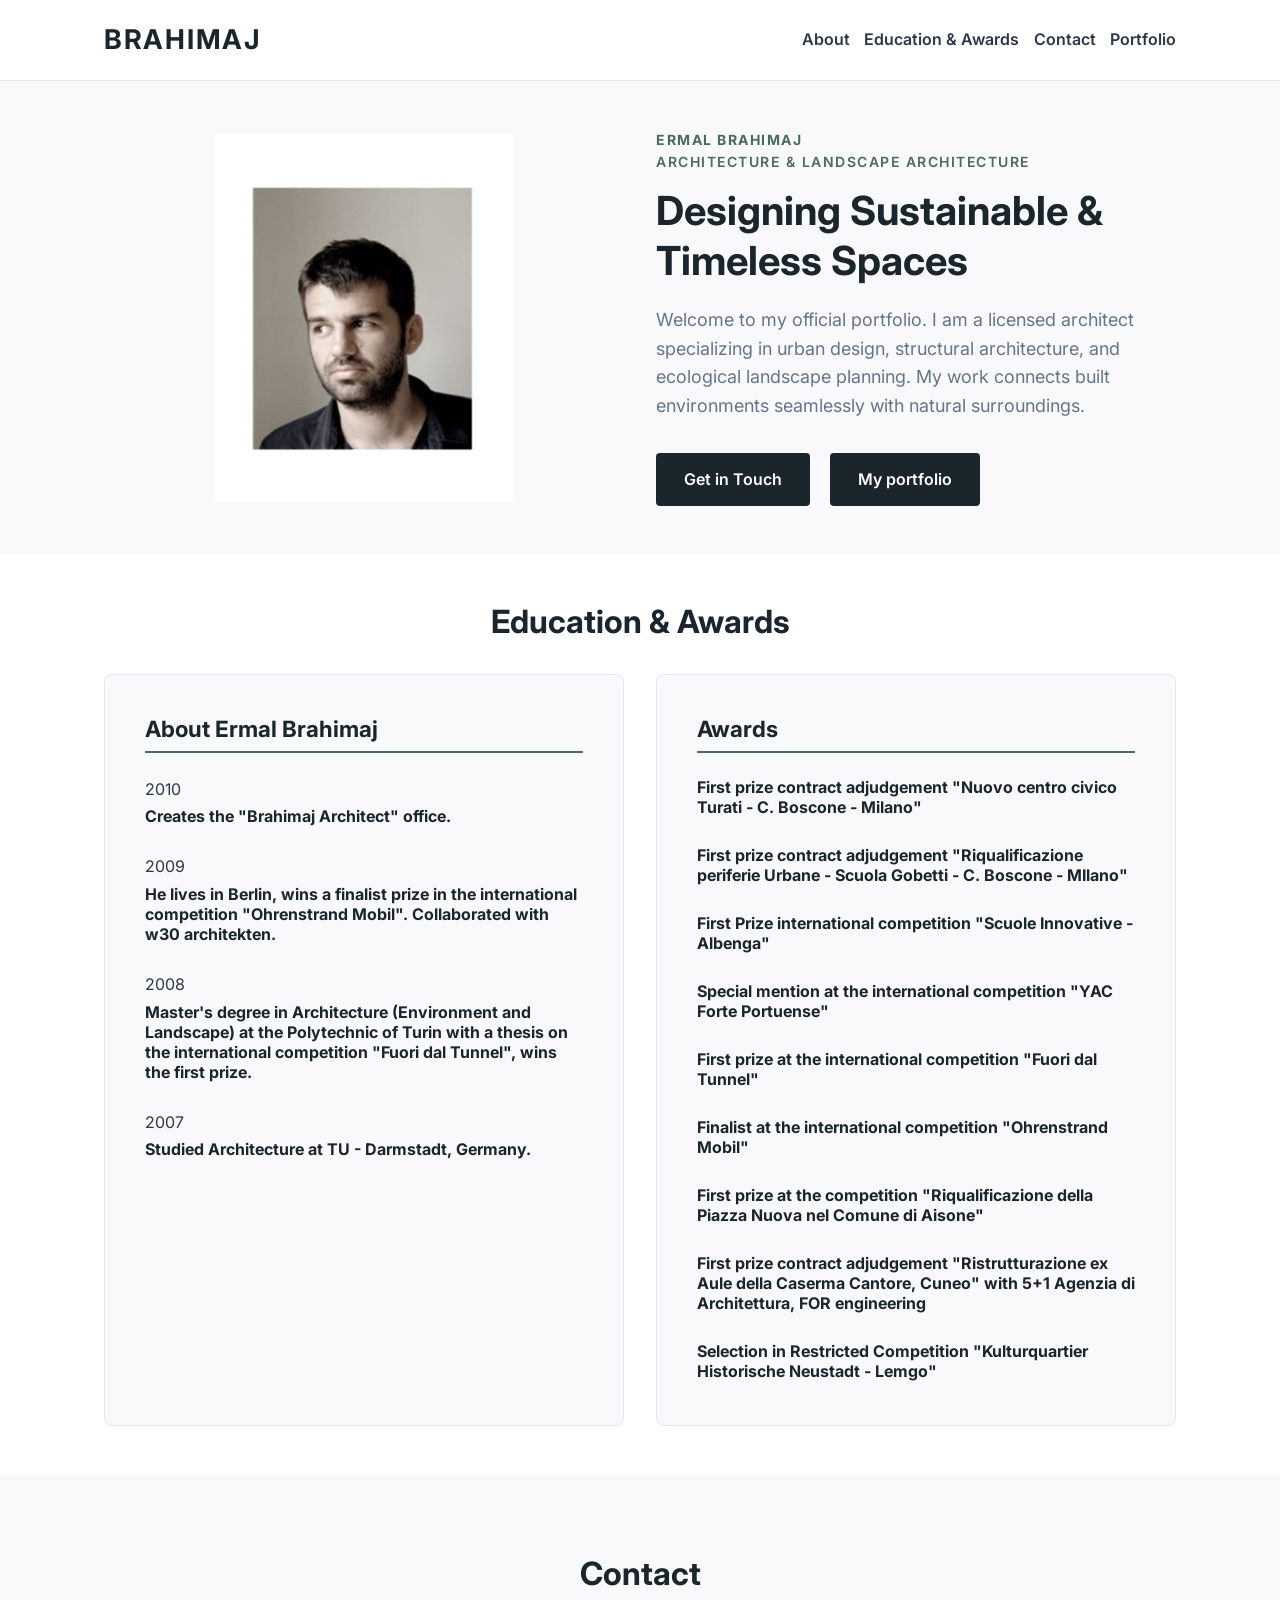
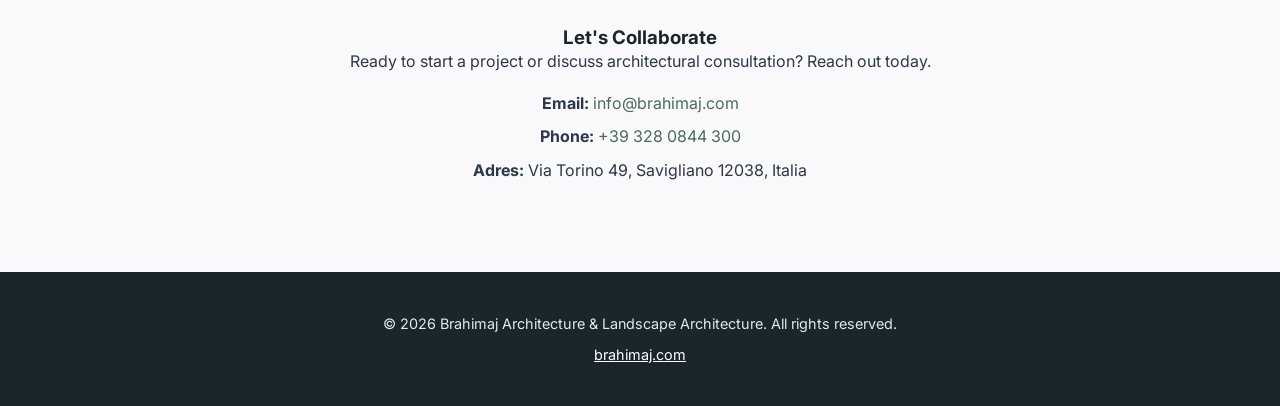
<file: index.html>
<!DOCTYPE html>
<html lang="en">
<head>
  <meta charset="UTF-8">
  <meta name="viewport" content="width=device-width, initial-scale=1.0">
  <title>Brahimaj | Architecture & Landscape Architecture</title>
  <meta name="description" content="Portfolio of Brahimaj - Professional Architect & Landscape Architect. Discover awards, educational background, and architectural expertise.">
  <link rel="canonical" href="https://brahimaj.com/">
  <meta property="og:title" content="Brahimaj | Architecture & Landscape Architecture">
  <meta property="og:description" content="Explore the architectural and landscape design portfolio of Brahimaj.">
  <meta property="og:type" content="website">
  <meta property="og:url" content="https://brahimaj.com/">
  <meta property="og:image" content="profile.jpg">
  <link rel="icon" type="image/svg+xml" href="favicon.svg">
  <link rel="icon" type="image/png" sizes="32x32" href="favicon.png">
  <link rel="icon" type="image/svg+xml" href="favicon.svg">
  <link rel="preconnect" href="https://fonts.googleapis.com">
  <link rel="preconnect" href="https://fonts.gstatic.com" crossorigin>
  <link href="https://fonts.googleapis.com/css2?family=Inter:wght@300;400;600;700&display=swap" rel="stylesheet">
  <link rel="stylesheet" href="style.css">
</head>
<body>

  <a href="#main-content" class="skip-link">Skip to main content</a>

  <header class="header">
    <div class="container nav-container">
      <a href="https://brahimaj.com/" class="logo" aria-label="Brahimaj Architecture Homepage">BRAHIMAJ</a>
      <nav aria-label="Main Navigation">
        <ul class="nav-list">
          <li><a href="#about" class="nav-link">About</a></li>
          <li><a href="#qualifications" class="nav-link">Education & Awards</a></li>
          <li><a href="#contact" class="nav-link">Contact</a></li>
          <li><a href="portfolio.html" class="nav-link">Portfolio</a></li>
        </ul>
      </nav>
    </div>
  </header>
  
  <main id="main-content">

    <section id="about" class="hero-section" aria-labelledby="hero-title">
      <div class="container hero-grid">
        <div class="hero-image-wrapper">
          <img src="brahimaj.png" 
               alt="Architectural photo of Brahimaj, Lead Architect" 
               class="profile-img">
        </div>
        <div class="hero-text">
          <span class="subtitle"><strong>Ermal Brahimaj</strong></br> Architecture & Landscape Architecture</span>
          <h1 id="hero-title">Designing Sustainable & Timeless Spaces</h1>
          <p class="bio">
            Welcome to my official portfolio. I am a licensed architect specializing in urban design, structural architecture, and ecological landscape planning. My work connects built environments seamlessly with natural surroundings.
          </p>
          <a href="#contact" class="btn btn-primary">Get in Touch</a>
          <a href="/portfolio" class="btn btn-primary">My portfolio</a>
        </div>
      </div>
    </section>

    <section id="qualifications" class="qualifications-section" aria-labelledby="qualifications-title">
      <div class="container">
        <h2 id="qualifications-title" class="section-title">Education & Awards</h2>
        
        <div class="qualifications-grid">
          
          <article class="card">
            <h3>About Ermal Brahimaj</h3>
            <ul class="timeline-list">
              <li class="timeline-item">
                <span class="year">2010</span>
                <h4>Creates the "Brahimaj Architect" office.</h4>
              </li>
              <li class="timeline-item">
                <span class="year">2009</span>
                <h4>He lives in Berlin, wins a finalist prize in the international competition "Ohrenstrand Mobil". Collaborated with w30 architekten.</h4>
              </li>
              <li class="timeline-item">
                <span class="year">2008</span>
                <h4>Master's degree in Architecture (Environment and Landscape) at the Polytechnic of Turin with a thesis on the international competition "Fuori dal Tunnel", wins the first prize.</h4>
              </li>
              <li class="timeline-item">
                <span class="year">2007</span>
                <h4>Studied Architecture at TU - Darmstadt, Germany.</h4>
              </li>
            </ul>
          </article>

          <article class="card">
            <h3>Awards</h3>
            <ul class="timeline-list">
              <li class="timeline-item">
                <h4>First prize contract adjudgement "Nuovo centro civico Turati - C. Boscone - Milano"</h4>
              </li>
              <li class="timeline-item">
                <h4>First prize contract adjudgement "Riqualificazione periferie Urbane - Scuola Gobetti - C. Boscone - MIlano"</h4>
              </li>
              <li class="timeline-item">
                <h4>First Prize international competition "Scuole Innovative - Albenga"</h4>
              </li>
              <li class="timeline-item">
                <h4>Special mention at the international competition "YAC Forte Portuense"</h4>
              </li>
              <li class="timeline-item">
                <h4>First prize at the international competition "Fuori dal Tunnel"</h4>
              </li>
              <li class="timeline-item">
                <h4>Finalist at the international competition "Ohrenstrand Mobil"</h4>
              </li>
              <li class="timeline-item">
                <h4>First prize at the competition "Riqualificazione della Piazza Nuova nel Comune di Aisone"</h4>
              </li>
              <li class="timeline-item">
                <h4>First prize contract adjudgement "Ristrutturazione ex Aule della Caserma Cantore, Cuneo" with 5+1 Agenzia di Architettura, FOR engineering</h4>
              </li>
              <li class="timeline-item">
                <h4>Selection in Restricted Competition "Kulturquartier Historische Neustadt - Lemgo"</h4>
              </li>
            </ul>
          </article>

        </div>
      </div>
    </section>

    <section id="contact" class="contact-section" aria-labelledby="contact-title">
      <div class="container">
        <h2 id="contact-title" class="section-title">Contact</h2>
          <div class="contact-info">
            <h3>Let's Collaborate</h3>
            <p>Ready to start a project or discuss architectural consultation? Reach out today.</p>
            <ul class="info-list">
              <li><strong>Email:</strong> <a href="mailto:info@brahimaj.com">info@brahimaj.com</a></li>
              <li><strong>Phone:</strong> <a href="tel:+39 328 0844 300">+39 328 0844 300</a></li>
              <li><strong>Adres:</strong> Via Torino 49, Savigliano 12038, Italia</li>
            </ul>
          </div>
      </div>
    </section>

  </main>

  <footer class="footer">
    <div class="container footer-content">
      <p>&copy; 2026 Brahimaj Architecture & Landscape Architecture. All rights reserved.</p>
      <p><a href="https://brahimaj.com/" class="footer-link">brahimaj.com</a></p>
    </div>
  </footer>

</body>
</html>
</file>
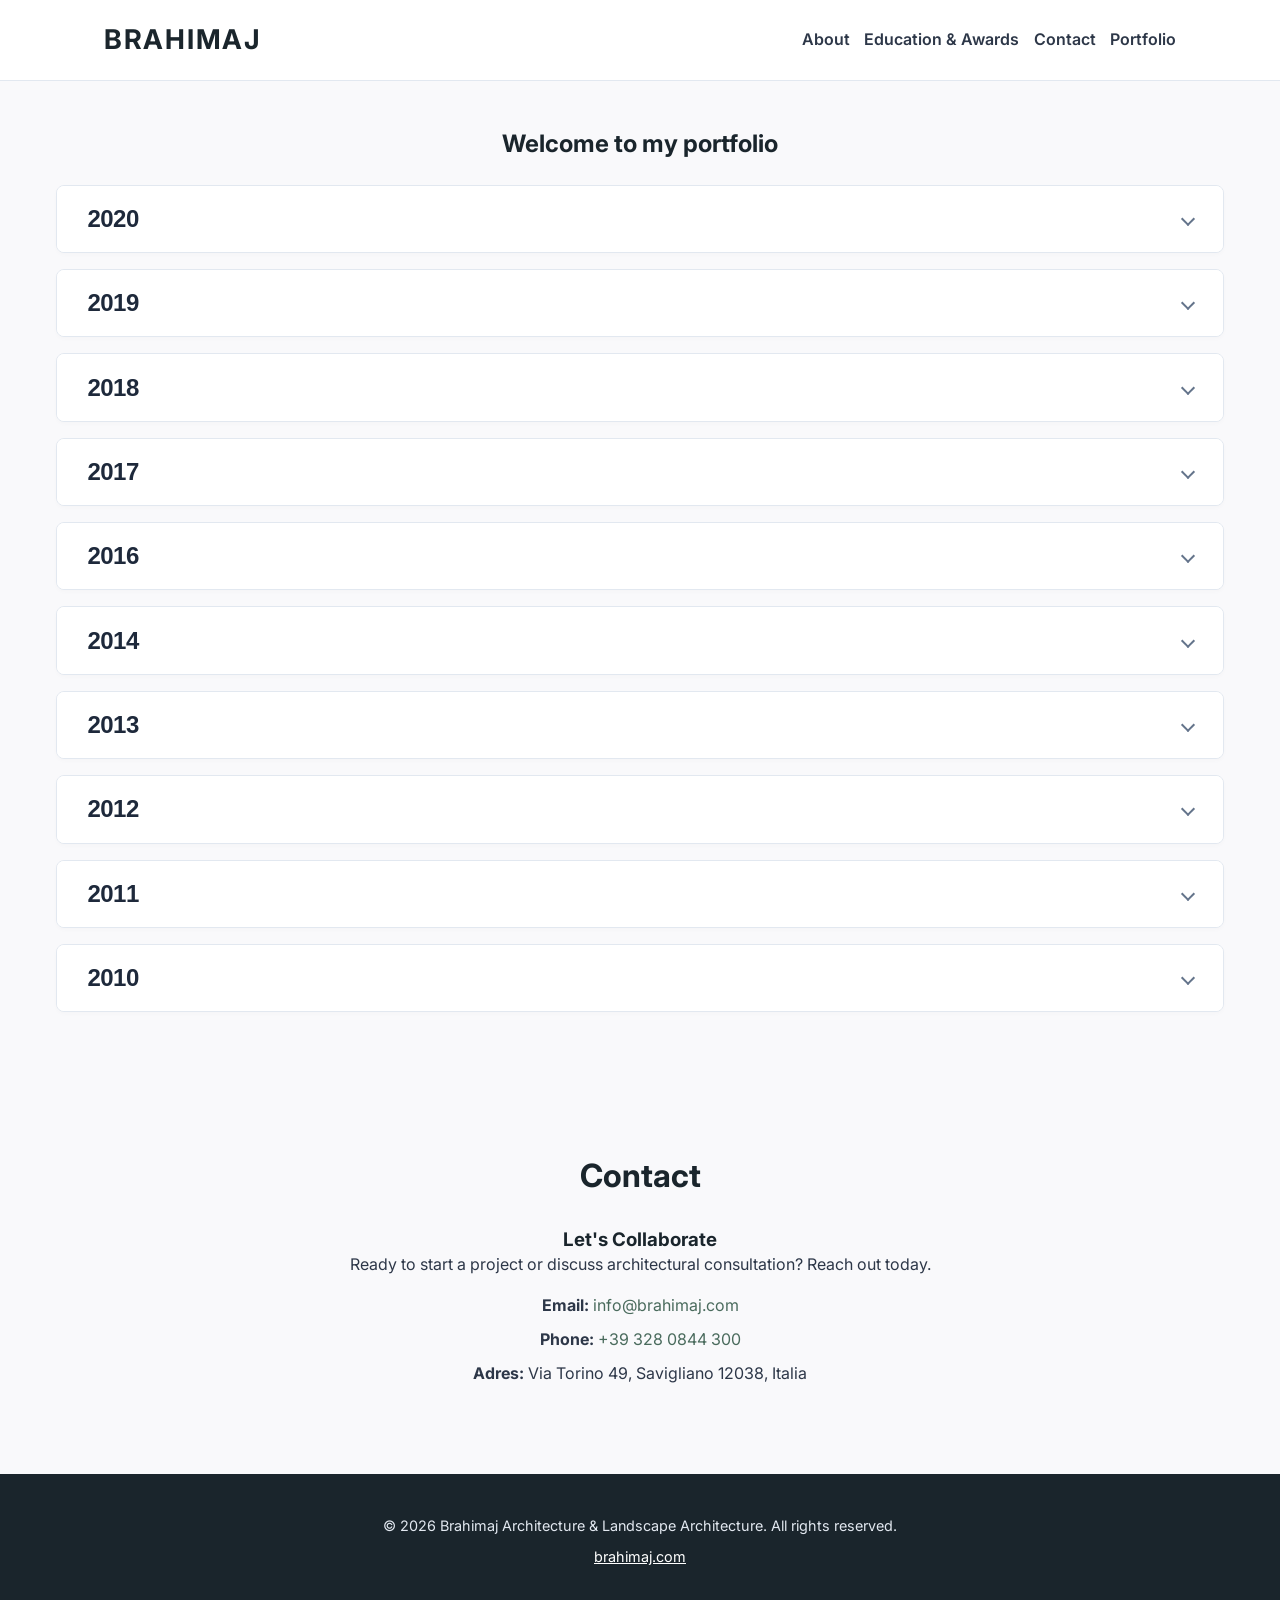
<file: portfolio.html>
<!DOCTYPE html>
<html lang="en">
<head>
  <meta charset="UTF-8">
  <meta name="viewport" content="width=device-width, initial-scale=1.0">
  <title>Brahimaj | Architecture & Landscape Architecture</title>
  <meta name="description" content="Portfolio of Brahimaj - Professional Architect & Landscape Architect. Discover awards, educational background, and architectural expertise.">
  <link rel="canonical" href="https://brahimaj.com/">
  <meta property="og:title" content="Brahimaj | Architecture & Landscape Architecture">
  <meta property="og:description" content="Explore the architectural and landscape design portfolio of Brahimaj.">
  <meta property="og:type" content="website">
  <meta property="og:url" content="https://brahimaj.com/">
  <meta property="og:image" content="profile.jpg">
  <link rel="icon" type="image/svg+xml" href="favicon.svg">
  <link rel="icon" type="image/png" sizes="32x32" href="favicon.png">
  <link rel="icon" type="image/svg+xml" href="favicon.svg">
  <link rel="preconnect" href="https://fonts.googleapis.com">
  <link rel="preconnect" href="https://fonts.gstatic.com" crossorigin>
  <link href="https://fonts.googleapis.com/css2?family=Inter:wght@300;400;600;700&display=swap" rel="stylesheet">
  <link rel="stylesheet" href="style.css">


</head>
<body>

  <a href="#main-content" class="skip-link">Skip to main content</a>

  <header class="header">
    <div class="container nav-container">
      <a href="https://brahimaj.com/" class="logo" aria-label="Brahimaj Architecture Homepage">BRAHIMAJ</a>
      <nav aria-label="Main Navigation">
        <ul class="nav-list">
          <li><a href="index.html#about" class="nav-link">About</a></li>
          <li><a href="index.html#qualifications" class="nav-link">Education & Awards</a></li>
          <li><a href="index.html#contact" class="nav-link">Contact</a></li>
          <li><a href="portfolio.html" class="nav-link">Portfolio</a></li>
        </ul>
      </nav>
    </div>
  </header>

<main id="main-content">
  <div class="timeline-container">
        <h2>Welcome to my portfolio</h2></br>
    <div class="accordion-item">
      <button class="accordion-header" aria-expanded="false" aria-controls="content-2020">
        <span class="year-label">2020</span>
        <span class="accordion-icon" aria-hidden="true"></span>
      </button>
      
      <div id="content-2020" class="accordion-content" hidden>
        
        <section class="project-group">
          <h4 class="project-title">Competition "POLO SCOLASTICO - BEVAGNA"</h4>
          <div class="gallery-grid">
            <div class="gallery-item"><img src="2001.jpg" alt="" loading="lazy"></div>
            <div class="gallery-item"><img src="2002.jpg" alt="" loading="lazy"></div>
            <div class="gallery-item"><img src="2003.jpg" alt="" loading="lazy"></div>
        </div>
            <p>Bevagna (Italia)</br>
            Project: Ermal Brahimaj </br>Consulenza: Elisa Rigoni, Romira Brahimaj</p>
        </section>

        <section class="project-group">
          <h4 class="project-title">Competition "POLO SCOLASTICO - PETRIOLO"</h4>
          <div class="gallery-grid">
            <div class="gallery-item"><img src="2004.jpg" alt="" loading="lazy"></div>
            <div class="gallery-item"><img src="2005.jpg" alt="" loading="lazy"></div>
            <div class="gallery-item"><img src="2006.jpg" alt="" loading="lazy"></div>
            <div class="gallery-item"><img src="2007.jpg" alt="" loading="lazy"></div>
        </div>
            <p>Petriolo (Italia)</br>
            Project: Ermal Brahimaj</p>
        </section>

        <section class="project-group">
          <h4 class="project-title">International Competition "SILICON VALLEY LANDMARK"</h4>
          <div class="gallery-grid">
            <div class="gallery-item"><img src="2008.jpg" alt="" loading="lazy"></div>
            <div class="gallery-item"><img src="2009.jpg" alt="" loading="lazy"></div>
            <div class="gallery-item"><img src="2010.jpg" alt="" loading="lazy"></div>
            <div class="gallery-item"><img src="2011.jpg" alt="" loading="lazy"></div>
        </div>
            <p>San Jose (USA)</br>
            Project: Ermal Brahimaj (Teamleader), Alessio Primavera</p>
        </section>

      </div>
    </div>

   
    <div class="accordion-item">
      <button class="accordion-header" aria-expanded="false" aria-controls="content-2019">
        <span class="year-label">2019</span>
        <span class="accordion-icon" aria-hidden="true"></span>
      </button>
      <div id="content-2019" class="accordion-content" hidden>
        <section class="project-group">
          <h4 class="project-title">International Competition "LETY MEMORIAL"</h4>
          <div class="gallery-grid">
            <div class="gallery-item"><img src="1901.jpg" alt="" loading="lazy"></div>
            <div class="gallery-item"><img src="1902.jpg" alt="" loading="lazy"></div>
            <div class="gallery-item"><img src="1903.jpg" alt="" loading="lazy"></div>
            <div class="gallery-item"><img src="1904.jpg" alt="" loading="lazy"></div>
        </div>
            <p>Lety (Czech Republic)</br>
            Project: Ermal Brahimaj (Teamleader), Alessio Primavera, Enrico Turini, Elena Varini, Robert Michaelis</p>
        </section>
      </div>
    </div>
 
    <div class="accordion-item">
      <button class="accordion-header" aria-expanded="false" aria-controls="content-2018">
        <span class="year-label">2018</span>
        <span class="accordion-icon" aria-hidden="true"></span>
      </button>
      <div id="content-2018" class="accordion-content" hidden>
        <section class="project-group">
          <h4 class="project-title">Competition "CITTA' DEI TALENTI - CRC"</h4>
          <div class="gallery-grid">
            <div class="gallery-item"><img src="1801.jpg" alt="" loading="lazy"></div>
            <div class="gallery-item"><img src="1802.jpg" alt="" loading="lazy"></div>
            <div class="gallery-item"><img src="1803.jpg" alt="" loading="lazy"></div>
            <div class="gallery-item"><img src="1804.jpg" alt="" loading="lazy"></div>
        </div>
            <p>Cuneo (Italia)</br>
            Project: Ermal Brahimaj, Marta Finotto</p>
        </section>
        <section class="project-group">
          <h4 class="project-title">International Competition "SMÍCHOV SCHOOL"</h4>
          <div class="gallery-grid">
            <div class="gallery-item"><img src="1805.jpg" alt="" loading="lazy"></div>
            <div class="gallery-item"><img src="1806.jpg" alt="" loading="lazy"></div>
            <div class="gallery-item"><img src="1807.jpg" alt="" loading="lazy"></div>
            <div class="gallery-item"><img src="1808.jpg" alt="" loading="lazy"></div>
        </div>
            <p>Prague (Czech Republic)</br>
            Project: Ermal Brahimaj</p>
        </section>
      </div>
    </div>

    <div class="accordion-item">
      <button class="accordion-header" aria-expanded="false" aria-controls="content-2017">
        <span class="year-label">2017</span>
        <span class="accordion-icon" aria-hidden="true"></span>
      </button>

      <div id="content-2017" class="accordion-content" hidden>
        <section class="project-group">
          <h4 class="project-title"><strong>1st Prize </strong>International Competition "SCUOLE INNOVATIVE"</h4>
          <div class="gallery-grid">
            <div class="gallery-item"><img src="1701.jpg" alt="" loading="lazy"></div>
            <div class="gallery-item"><img src="1702.jpg" alt="" loading="lazy"></div>
            <div class="gallery-item"><img src="1703.jpg" alt="" loading="lazy"></div>
            <div class="gallery-item"><img src="1704.jpg" alt="" loading="lazy"></div>
        </div>
            <p>Albenga (Italia)</br>
            Project: Ermal Brahimaj (Teamleader), Paolo Luciano, Chiara Quintanal Rivacoba, Bianca Palmieri, Alessio Primavera</p>
        </section>
        <section class="project-group">
          <h4 class="project-title">International Competition "LORENTEGGIO-LIBRARY"</h4>
          <div class="gallery-grid">
            <div class="gallery-item"><img src="1705.jpg" alt="" loading="lazy"></div>
            <div class="gallery-item"><img src="1706.jpg" alt="" loading="lazy"></div>
        </div>
            <p>Milano (Italia)</br>
            Project: Ermal Brahimaj, Macarena Gonzalez</p>
        </section>
        <section class="project-group">
          <h4 class="project-title">International Competition "BAGNO ROMAGNA - SCUOLA"</h4>
          <div class="gallery-grid">
            <div class="gallery-item"><img src="1707.jpg" alt="" loading="lazy"></div>
            <div class="gallery-item"><img src="1708.jpg" alt="" loading="lazy"></div>
            <div class="gallery-item"><img src="1709.jpg" alt="" loading="lazy"></div>
            <div class="gallery-item"><img src="1710.jpg" alt="" loading="lazy"></div>
        </div>
            <p>Bagno Romagna (Italia)</br>
            Project: Ermal Brahimaj, Marta Finotto</p>
        </section>
        <section class="project-group">
          <h4 class="project-title">Competition "ALA MERCATO - PINEROLO"</h4>
          <div class="gallery-grid">
            <div class="gallery-item"><img src="1711.jpg" alt="" loading="lazy"></div>
            <div class="gallery-item"><img src="1712.jpg" alt="" loading="lazy"></div>
            <div class="gallery-item"><img src="1713.jpg" alt="" loading="lazy"></div>
        </div>
            <p>Pinerolo (Italia)</br>
            Project: Ermal Brahimaj, Marta Finotto</p>
        </section>
      </div>
    </div>

    <div class="accordion-item">
      <button class="accordion-header" aria-expanded="false" aria-controls="content-2016">
        <span class="year-label">2016</span>
        <span class="accordion-icon" aria-hidden="true"></span>
      </button>
      <div id="content-2016" class="accordion-content" hidden>
        <section class="project-group">
          <h4 class="project-title">International Competition "EUROPAN CUNEO"</h4>
          <div class="gallery-grid">
            <div class="gallery-item"><img src="1601.jpg" alt="" loading="lazy"></div>
            <div class="gallery-item"><img src="1602.jpg" alt="" loading="lazy"></div>
            <div class="gallery-item"><img src="1603.jpg" alt="" loading="lazy"></div>
            <div class="gallery-item"><img src="1604.jpg" alt="" loading="lazy"></div>
        </div>
            <p>Cuneo (Italy)</br>
            Project: Ermal Brahimaj (Teamleader), Alessio Primavera, Roberta Sassone, Chiara Alifano, Gustavo Aranda, Serena Anfossi, Chiara Quintanal, Bianca Palmieri</p>
        </section>
      </div>
    </div>

    <div class="accordion-item">
      <button class="accordion-header" aria-expanded="false" aria-controls="content-2014">
        <span class="year-label">2014</span>
        <span class="accordion-icon" aria-hidden="true"></span>
      </button>
      <div id="content-2014" class="accordion-content" hidden>
        <section class="project-group">
          <h4 class="project-title">International Competition "BAUAKADEMIE - BERLIN"</h4>
          <div class="gallery-grid">
            <div class="gallery-item"><img src="1401.jpg" alt="" loading="lazy"></div>
            <div class="gallery-item"><img src="1402.jpg" alt="" loading="lazy"></div>
            <div class="gallery-item"><img src="1403.jpg" alt="" loading="lazy"></div>
            <div class="gallery-item"><img src="1404.jpg" alt="" loading="lazy"></div>
        </div>
            <p>Berlin (Germany)</br>
            Project: Ermal Brahimaj (Teamleader), Ante Ljubas, Alessio Primavera, Roberta Sassone, Robert Michaelis</p>
        </section>
        <section class="project-group">
          <h4 class="project-title"><strong>Special mention </strong>International Competition "YAC Forte Portuense"</h4>
          <div class="gallery-grid">
            <div class="gallery-item"><img src="1405.jpg" alt="" loading="lazy"></div>
            <div class="gallery-item"><img src="1406.jpg" alt="" loading="lazy"></div>
            <div class="gallery-item"><img src="1407.jpg" alt="" loading="lazy"></div>
            <div class="gallery-item"><img src="1408.jpg" alt="" loading="lazy"></div>
        </div>
            <p>Roma (Italia)</br>
            Project: Ermal Brahimaj (Teamleader), Chiara Alifano, Alessio Primavera</p>
        </section>
        <section class="project-group">
          <h4 class="project-title">Garden Design "La Porta delle Langhe"</h4>
          <div class="gallery-grid">
            <div class="gallery-item"><img src="1409.jpg" alt="" loading="lazy"></div>
            <div class="gallery-item"><img src="1410.jpg" alt="" loading="lazy"></div>
            <div class="gallery-item"><img src="1411.jpg" alt="" loading="lazy"></div>
            <div class="gallery-item"><img src="1412.jpg" alt="" loading="lazy"></div>
        </div>
            <p>Cherasco (Italy)</br>
            Project: Ermal Brahimaj, Gianni Ferrero, Carlo Nicolini</p>
        </section>
        <section class="project-group">
          <h4 class="project-title">International Competition "Shoah Memorial"</h4>
          <div class="gallery-grid">
            <div class="gallery-item"><img src="1413.jpg" alt="" loading="lazy"></div>
            <div class="gallery-item"><img src="1414.jpg" alt="" loading="lazy"></div>
        </div>
            <p>Bologna (Italia)</br>
            Project: Ermal Brahimaj (Teamleader), Paolo Luciano, Alessio Primavera</p>
        </section>
      </div>
    </div>

    <div class="accordion-item">
      <button class="accordion-header" aria-expanded="false" aria-controls="content-2013">
        <span class="year-label">2013</span>
        <span class="accordion-icon" aria-hidden="true"></span>
      </button>
      <div id="content-2013" class="accordion-content" hidden>
        <section class="project-group">
          <h4 class="project-title">Competition "Cultural Centre Landenberghaus"</h4>
          <div class="gallery-grid">
            <div class="gallery-item"><img src="1301.jpg" alt="" loading="lazy"></div>
            <div class="gallery-item"><img src="1302.jpg" alt="" loading="lazy"></div>
            <div class="gallery-item"><img src="1303.jpg" alt="" loading="lazy"></div>
            <div class="gallery-item"><img src="1304.jpg" alt="" loading="lazy"></div>
        </div>
            <p>Greifensee (Swiss)</br>
            Project: Ermal Brahimaj (Teamleader), Alessio Primavera, Enrico Casetta, Robert Michaelis, Emin Brahimaj</p>
        </section>
        <section class="project-group">
          <h4 class="project-title">International Competition: "Space to Culture"</h4>
          <div class="gallery-grid">
            <div class="gallery-item"><img src="1305.jpg" alt="" loading="lazy"></div>
            <div class="gallery-item"><img src="1306.jpg" alt="" loading="lazy"></div>
            <div class="gallery-item"><img src="1307.jpg" alt="" loading="lazy"></div>
            <div class="gallery-item"><img src="1308.jpg" alt="" loading="lazy"></div>
        </div>
            <p>Bologna (Italy)</br>
            Project: Ermal Brahimaj (Teamleader), Alessio Primavera, Matteo Sagaria</p>
        </section>
        <section class="project-group">
          <h4 class="project-title">Garden Design "La Porta delle Langhe"</h4>
          <div class="gallery-grid">
            <div class="gallery-item"><img src="1309.jpg" alt="" loading="lazy"></div>
            <div class="gallery-item"><img src="1310.jpg" alt="" loading="lazy"></div>
            <div class="gallery-item"><img src="1311.jpg" alt="" loading="lazy"></div>
            <div class="gallery-item"><img src="1312.jpg" alt="" loading="lazy"></div>
        </div>
            <p>Cherasco (Italy)</br>
            Project: Ermal Brahimaj, Gianni Ferrero, Carlo Nicolini</p>
        </section>
        <section class="project-group">
          <h4 class="project-title">International Competition: "Essential living in the Alps"</h4>
          <div class="gallery-grid">
            <div class="gallery-item"><img src="1313.jpg" alt="" loading="lazy"></div>
            <div class="gallery-item"><img src="1314.jpg" alt="" loading="lazy"></div>
            <div class="gallery-item"><img src="1315.jpg" alt="" loading="lazy"></div>
            <div class="gallery-item"><img src="1316.jpg" alt="" loading="lazy"></div>
        </div>
            <p>Alps (Italy)</br>
            Project: Ermal Brahimaj</p>
        </section>
      </div>
    </div>
 
    <div class="accordion-item">
      <button class="accordion-header" aria-expanded="false" aria-controls="content-2012">
        <span class="year-label">2012</span>
        <span class="accordion-icon" aria-hidden="true"></span>
      </button>     
      <div id="content-2012" class="accordion-content" hidden>
        <section class="project-group">
          <h4 class="project-title">Competition "New school building for Arbon"</h4>
          <div class="gallery-grid">
            <div class="gallery-item"><img src="1201.jpg" alt="" loading="lazy"></div>
            <div class="gallery-item"><img src="1202.jpg" alt="" loading="lazy"></div>
            <div class="gallery-item"><img src="1203.jpg" alt="" loading="lazy"></div>
            <div class="gallery-item"><img src="1204.jpg" alt="" loading="lazy"></div>
        </div>
            <p>Arbon (Swiss)</br>
            Project: Ermal Brahimaj (Teamleader), Alessio Primavera, Enrico Casetta, Luca Tesio, Robert Michaelis</p>
            </section>
        <section class="project-group">
          <h4 class="project-title">Competition "Riqualificazione di Malga Fosse"</h4>
          <div class="gallery-grid">
            <div class="gallery-item"><img src="1205.jpg" alt="" loading="lazy"></div>
            <div class="gallery-item"><img src="1206.jpg" alt="" loading="lazy"></div>
            <div class="gallery-item"><img src="1207.jpg" alt="" loading="lazy"></div>
            <div class="gallery-item"><img src="1208.jpg" alt="" loading="lazy"></div>
        </div>
            <p>Passo Rolle (Italy)</br>
            Project: Ermal Brahimaj (Teamleader), Alessio Primavera, Elisa Colombano, Emanuele Meinero</p>
        </section>
        <section class="project-group">
          <h4 class="project-title"><strong>1st Prize</strong> Competition of ideas "Riqualificazione della Piazza Nuova nel Comune di Aisone"</h4>
          <div class="gallery-grid">
            <div class="gallery-item"><img src="1209.jpg" alt="" loading="lazy"></div>
            <div class="gallery-item"><img src="1210.jpg" alt="" loading="lazy"></div>
            <div class="gallery-item"><img src="1211.jpg" alt="" loading="lazy"></div>
            <div class="gallery-item"><img src="1212.jpg" alt="" loading="lazy"></div>
        </div>
            <p>Aisone (Italy)</br>
            Project: Ermal Brahimaj (Teamleader), Marzia Bertaina, Monica Gribaudo</p>
        </section>

        <section class="project-group">
          <h4 class="project-title">Restricted Competition "Kulturquartier Historische Neustadt Lemgo"</h4>
          <div class="gallery-grid">
            <div class="gallery-item"><img src="1213.jpg" alt="" loading="lazy"></div>
            <div class="gallery-item"><img src="1214.jpg" alt="" loading="lazy"></div>
            <div class="gallery-item"><img src="1215.jpg" alt="" loading="lazy"></div>
            <div class="gallery-item"><img src="1216.jpg" alt="" loading="lazy"></div>
        </div>
            <p>Lemgo (Germany)</br>
            Project: Ermal Brahimaj (Teamleader), Alessio Primavera, Jörg Seitz, Robert Michaelis</p>
        </section>
      </div>
    </div>
 
    <div class="accordion-item">
      <button class="accordion-header" aria-expanded="false" aria-controls="content-2011">
        <span class="year-label">2011</span>
        <span class="accordion-icon" aria-hidden="true"></span>
      </button>
      <div id="content-2011" class="accordion-content" hidden>
        <section class="project-group">
          <h4 class="project-title">Competition "Neubau Kindergarten und Musikprobelokal"</h4>
          <div class="gallery-grid">
            <div class="gallery-item"><img src="1101.jpg" alt="" loading="lazy"></div>
            <div class="gallery-item"><img src="1102.jpg" alt="" loading="lazy"></div>
            <div class="gallery-item"><img src="1103.jpg" alt="" loading="lazy"></div>
            <div class="gallery-item"><img src="1104.jpg" alt="" loading="lazy"></div>
        </div>
            <p>Schluderns (Italy)</br>
            Project: Ermal Brahimaj, LDA Studio, 2XLRM Architetti, Wolfgang Piller</p>
        </section>
        <section class="project-group">
          <h4 class="project-title">International Competition "New Bauhaus Museum"</h4>
          <div class="gallery-grid">
            <div class="gallery-item"><img src="1105.jpg" alt="" loading="lazy"></div>
            <div class="gallery-item"><img src="1106.jpg" alt="" loading="lazy"></div>
            <div class="gallery-item"><img src="1107.jpg" alt="" loading="lazy"></div>
            <div class="gallery-item"><img src="1108.jpg" alt="" loading="lazy"></div>
        </div>
            <p>Weimar (Germany)</br>
            Project: Ermal Brahimaj, Robert Michaelis</p>
        </section>
        <section class="project-group">
          <h4 class="project-title">International Competition "Olympic Infopoint"</h4>
          <div class="gallery-grid">
            <div class="gallery-item"><img src="1109.jpg" alt="" loading="lazy"></div>
            <div class="gallery-item"><img src="1110.jpg" alt="" loading="lazy"></div>
            <div class="gallery-item"><img src="1111.jpg" alt="" loading="lazy"></div>
            <div class="gallery-item"><img src="1112.jpg" alt="" loading="lazy"></div>
        </div>
            <p>London (UK)</br>
            Project: Ermal Brahimaj, Emanuele Meinero, Silvana Rodriguez, Monica Gribaudo</p>
        </section>
        <section class="project-group">
          <h4 class="project-title">International Competition "Serlachius Museum"</h4>
          <div class="gallery-grid">
            <div class="gallery-item"><img src="1113.jpg" alt="" loading="lazy"></div>
            <div class="gallery-item"><img src="1114.jpg" alt="" loading="lazy"></div>
            <div class="gallery-item"><img src="1115.jpg" alt="" loading="lazy"></div>
            <div class="gallery-item"><img src="1116.jpg" alt="" loading="lazy"></div>
        </div>
            <p>Mänttä (Finland)</br>
            Project: Ermal Brahimaj (Teamleader), Emanuele Meinero, Igor Selle, Bledar Seferi</p>
        </section>
      </div>
    </div>

    <div class="accordion-item">
      <button class="accordion-header" aria-expanded="false" aria-controls="content-2010">
        <span class="year-label">2010</span>
        <span class="accordion-icon" aria-hidden="true"></span>
      </button>
      <div id="content-2010" class="accordion-content" hidden>
        <section class="project-group">
          <h4 class="project-title">International Competition "Santiago Ydanez Museum"</h4>
          <div class="gallery-grid">
            <div class="gallery-item"><img src="101.jpg" alt="" loading="lazy"></div>
            <div class="gallery-item"><img src="102.jpg" alt="" loading="lazy"></div>
            <div class="gallery-item"><img src="103.jpg" alt="" loading="lazy"></div>
            <div class="gallery-item"><img src="104.jpg" alt="" loading="lazy"></div>
        </div>
            <p>Puente de Genave (Spain)</br>
            Project: Ermal Brahimaj (Teamleader), Elisa Siffredi, Elisa Raimondo, Sara Ghanadi, Amedeo Forcolin</p>
        </section>
        <section class="project-group">
          <h4 class="project-title">Competition "Pedestrian Bridge in the old Leopoldo II Bridge"</h4>
          <div class="gallery-grid">
            <div class="gallery-item"><img src="105.jpg" alt="" loading="lazy"></div>
            <div class="gallery-item"><img src="106.jpg" alt="" loading="lazy"></div>
            <div class="gallery-item"><img src="107.jpg" alt="" loading="lazy"></div>
            <div class="gallery-item"><img src="108.jpg" alt="" loading="lazy"></div>
        </div>
            <p>Prato (Italy)</br>
            Project: Ermal Brahimaj, Amedeo Forcolin, Guglielmo Guglielmi, Enrico Degiovanni, Sara Ghanadi, Elisa Siffredi</p>
        </section>
        <section class="project-group">
          <h4 class="project-title">International Competition "New City Library Bressanone"</h4>
          <div class="gallery-grid">
            <div class="gallery-item"><img src="109.jpg" alt="" loading="lazy"></div>
            <div class="gallery-item"><img src="110.jpg" alt="" loading="lazy"></div>
            <div class="gallery-item"><img src="111.jpg" alt="" loading="lazy"></div>
            <div class="gallery-item"><img src="112.jpg" alt="" loading="lazy"></div>
        </div>
            <p>Bressanone (Italy)</br>
            Project: Ermal Brahimaj, Paolo Luciano, Enrico Degiovanni, Elisa Colombano</p>
        </section>
        <section class="project-group">
          <h4 class="project-title">International competition on the future of north Turin"</h4>
          <div class="gallery-grid">
            <div class="gallery-item"><img src="113.jpg" alt="" loading="lazy"></div>
            <div class="gallery-item"><img src="114.jpg" alt="" loading="lazy"></div>
            <div class="gallery-item"><img src="115.jpg" alt="" loading="lazy"></div>
            <div class="gallery-item"><img src="116.jpg" alt="" loading="lazy"></div>
        </div>
            <p>Turin (Italy)</br>
            Project: Ermal Brahimaj, Monica Gribaudo, Paolo Luciano</p>
        </section>
        <section class="project-group">
          <h4 class="project-title">International Competition Villa della Regina</h4>
          <div class="gallery-grid">
            <div class="gallery-item"><img src="117.jpg" alt="" loading="lazy"></div>
            <div class="gallery-item"><img src="118.jpg" alt="" loading="lazy"></div>
            <div class="gallery-item"><img src="119.jpg" alt="" loading="lazy"></div>
            <div class="gallery-item"><img src="120.jpg" alt="" loading="lazy"></div>
        </div>
            <p>Turin (Italy)</br>
            Project: Ermal Brahimaj, Amedeo Forcolin, Ignazio Caruso, Igor Selle</p>
        </section>
        <section class="project-group">
          <h4 class="project-title">Competition for the construction of a residential neighborhood in Ghezzi</h4>
          <div class="gallery-grid">
            <div class="gallery-item"><img src="121.jpg" alt="" loading="lazy"></div>
            <div class="gallery-item"><img src="122.jpg" alt="" loading="lazy"></div>
            <div class="gallery-item"><img src="123.jpg" alt="" loading="lazy"></div>
            <div class="gallery-item"><img src="124.jpg" alt="" loading="lazy"></div>
        </div>
            <p>Chioggia (Italy)</br>
            Project: Ermal Brahimaj, Amedeo Forcolin, Igor Selle</p>
        </section>
      </div>
    </div>
  </div>

</main>

    <section id="contact" class="contact-section" aria-labelledby="contact-title">
      <div class="container">
        <h2 id="contact-title" class="section-title">Contact</h2>
          <div class="contact-info">
            <h3>Let's Collaborate</h3>
            <p>Ready to start a project or discuss architectural consultation? Reach out today.</p>
            <ul class="info-list">
              <li><strong>Email:</strong> <a href="mailto:info@brahimaj.com">info@brahimaj.com</a></li>
              <li><strong>Phone:</strong> <a href="tel:+39 328 0844 300">+39 328 0844 300</a></li>
              <li><strong>Adres:</strong> Via Torino 49, Savigliano 12038, Italia</li>
            </ul>
          </div>
      </div>
    </section>

  </main>

  <footer class="footer">
    <div class="container footer-content">
      <p>&copy; 2026 Brahimaj Architecture & Landscape Architecture. All rights reserved.</p>
      <p><a href="https://brahimaj.com/" class="footer-link">brahimaj.com</a></p>
    </div>
  </footer>

  <script>
    document.addEventListener('DOMContentLoaded', () => {
      const accordionHeaders = document.querySelectorAll('.accordion-header');
      accordionHeaders.forEach(header => {
        header.addEventListener('click', () => {
          const isExpanded = header.getAttribute('aria-expanded') === 'true';
          const contentId = header.getAttribute('aria-controls');
          const contentElement = document.getElementById(contentId);

          header.setAttribute('aria-expanded', !isExpanded);

          if (isExpanded) {
            contentElement.setAttribute('hidden', '');
          } else {
            contentElement.removeAttribute('hidden');
          }
        });
      });
    });
  </script>

</body>
</html>
</file>
<file: style.css>
:root {
  --primary-color: #1a252c; 
  --accent-color: #4a6b5d;    
  --background-light: #f9f9fb;  
  --card-bg: #ffffff;
  --text-main: #2d3748;
  --text-muted: #64748b;
  --border-color: #e2e8f0;
  --focus-ring: #2563eb;

  --font-family: 'Inter', -apple-system, BlinkMacSystemFont, "Segoe UI", Roboto, sans-serif;
  --container-width: 1120px;
  --transition-fast: 0.2s ease;
}

*, *::before, *::after {
  box-sizing: border-box;
  margin: 0;
  padding: 0;
}

html {
  scroll-behavior: smooth;
  font-size: 100%;
}

body {
  font-family: var(--font-family);
  background-color: var(--background-light);
  color: var(--text-main);
  line-height: 1.6;
  margin: 0;
  padding: 0;
}

a {
  color: var(--accent-color);
  text-decoration: none;
  transition: color var(--transition-fast);
}

a:hover, a:focus {
  text-decoration: underline;
}

:focus-visible {
  outline: 3px solid var(--focus-ring);
  outline-offset: 3px;
}

.skip-link {
  position: absolute;
  top: -100px;
  left: 1rem;
  background: var(--primary-color);
  color: #fff;
  padding: 0.75rem 1.25rem;
  z-index: 1000;
  transition: top var(--transition-fast);
}

.skip-link:focus {
  top: 1rem;
}

.container {
  max-width: var(--container-width);
  margin: 0 auto;
  padding: 0 1.5rem;
}

h1, h2, h3, h4 {
  color: var(--primary-color);
  line-height: 1.25;
}

.section-title {
  font-size: 2rem;
  text-align: center;
  margin-bottom: 2rem;
  font-weight: 700;
}

.btn {
  display: inline-block;
  padding: 0.85rem 1.75rem;
  border-radius: 4px;
  font-weight: 600;
  cursor: pointer;
  border: none;
  margin-right: 1rem;
  transition: background-color var(--transition-fast), transform var(--transition-fast);
}

.btn-primary {
  background-color: var(--primary-color);
  color: #ffffff;
}

.btn-primary:hover {
  background-color: var(--accent-color);
  text-decoration: none;
}

.header {
  background: #ffffff;
  border-bottom: 1px solid var(--border-color);
  position: sticky;
  top: 0;
  z-index: 100;
}

@media (max-width: 500px) {
  .header {
    font-size: 10px;
  }
}

.nav-container {
  display: flex;
  justify-content: space-between;
  align-items: center;
  height: 80px;
  width: 100%;
}

.logo {
  font-size: 1.7rem;
  font-weight: 700;
  letter-spacing: 1.7px;
  color: var(--primary-color);
}

@media (max-width: 500px) {
  .logo {
    font-size: 1rem;
    letter-spacing: 1px;
  }
}

.nav-list {
  display: flex;
  list-style: none;
  gap: 0.9rem;
}

.nav-link {
  color: var(--text-main);
  font-weight: 600;
  text-align: center;
}

.nav-link:hover {
  color: var(--accent-color);
}

.hero-section {
  padding: 3rem 0;
}

.hero-grid {
  display: grid;
  grid-template-columns: 1fr;
  gap: 2rem;
  align-items: center;
}

@media (min-width: 768px) {
  .hero-grid {
    grid-template-columns: 1fr 1fr;
  }
}

.hero-image-wrapper {
  overflow: hidden;
  align-items: center;
  display: flex;
  margin-left: auto;
  margin-right: auto;
}

.profile-img {
  width: 300px;
  height: auto;
  display: flex;
  object-fit: cover;
  align-items: center;
}

.subtitle {
  display: block;
  text-transform: uppercase;
  font-size: 0.875rem;
  letter-spacing: 1.5px;
  color: var(--accent-color);
  font-weight: 600;
  margin-bottom: 0.75rem;
}

.hero-text h1 {
  font-size: 2.5rem;
  margin-bottom: 1.25rem;
}

.bio {
  color: var(--text-muted);
  font-size: 1.125rem;
  margin-bottom: 2rem;
}

.qualifications-section {
  padding: 3rem 0;
  background-color: #ffffff;
}

.qualifications-grid {
  display: grid;
  grid-template-columns: 1fr;
  gap: 2rem;
}

@media (min-width: 768px) {
  .qualifications-grid {
    grid-template-columns: 1fr 1fr;
  }
}

.card {
  background: var(--background-light);
  padding: 2.5rem;
  border-radius: 8px;
  border: 1px solid var(--border-color);
}

.card h3 {
  font-size: 1.4rem;
  margin-bottom: 1.5rem;
  padding-bottom: 0.5rem;
  border-bottom: 2px solid var(--accent-color);
}

.timeline-list {
  list-style: none;
}

.timeline-item {
  margin-bottom: 1.75rem;
}

.timeline-item:last-child {
  margin-bottom: 0;
}

.timeline-item h4 {
  font-size: 1rem;
  margin: 0.25rem 0;
}

.timeline-item .institution {
  color: var(--text-muted);
  font-size: 0.95rem;
}

.contact-section {
  padding: 5rem 0;
  text-align: center;
}

@media (min-width: 768px) {
  .contact-grid {
    grid-template-columns: 1fr 1fr;
  }
}

.info-list {
  list-style: none;
  margin-top: 1rem;
}

.info-list li {
  margin-bottom: 0.5rem;
}

.footer {
  background-color: var(--primary-color);
  color: #e2e8f0;
  padding: 2.5rem 0;
  text-align: center;
  font-size: 0.9rem;
}

.footer-content {
  display: flex;
  flex-direction: column;
  gap: 0.5rem;
}

.footer-link {
  color: #ffffff;
  text-decoration: underline;
}

.gallery-item img {
  width: 100%;
  height: 240px;        
  object-fit: cover;      
  border-radius: 4px;     
  display: block;
  transition: transform 0.3s ease;
}

.gallery-item img:hover {
  transform: scale(1.15);
}

@media (max-width: 900px) {
  .gallery-grid {
    grid-template-columns: repeat(2, 1fr);
  }
}

@media (max-width: 500px) {
  .gallery-grid {
    grid-template-columns: 1fr;
  }
  
  .gallery-item img {
    height: 280px; 
  }
}

.timeline-container {
  max-width: 1200px;
  margin: 2rem auto;
  padding: 1rem;
}

.accordion-item {
  margin-bottom: 1rem;
  border: 1px solid #e2e8f0;
  border-radius: 8px;
  background-color: #ffffff;
  overflow: hidden;
  box-shadow: 0 2px 4px rgba(0, 0, 0, 0.02);
  margin-left: auto;
  margin-right: auto;
}

.accordion-header {
  width: 100%;
  display: flex;
  justify-content: space-between;
  align-items: center;
  padding: 1.2rem 1.9rem;
  background-color: #ffffff;
  border: none;
  cursor: pointer;
  text-align: left;
  transition: background-color 0.2s ease;
}

.accordion-header:hover {
  background-color: #f8fafc;
}

.year-label {
  font-size: 1.5rem;
  font-weight: 600;
  color: #1e293b;
  letter-spacing: -0.5px;
}

.accordion-icon {
  width: 10px;
  height: 10px;
  border-right: 2px solid #64748b;
  border-bottom: 2px solid #64748b;
  transform: rotate(45deg);
  transition: transform 0.3s ease;
}

.accordion-header[aria-expanded="true"] .accordion-icon {
  transform: rotate(-135deg);
}

.accordion-content {
  padding: 0 2rem 2rem 2rem;
  border-top: 1px solid #f1f5f9;
  background-color: #fafbfc;
}

.project-group {
  margin-top: 2rem;
}

.project-title {
  font-size: 1.1rem;
  font-weight: 500;
  color: #334155;
  margin-bottom: 1rem;
  padding-bottom: 0.5rem;
  border-bottom: 1px solid #e2e8f0;
}

.gallery-grid {
  display: grid;
  grid-template-columns: repeat(4, 1fr);
  gap: 1rem;
}

.gallery-item img {
  width: 100%;
  height: 200px;
  object-fit: cover;
  border-radius: 4px;
  display: block;
}

@media (max-width: 900px) {
  .gallery-grid {
    grid-template-columns: repeat(2, 1fr);
  }
}

@media (max-width: 500px) {
  .gallery-grid {
    grid-template-columns: 1fr;
  }
  .accordion-header {
    padding: 1rem 1.25rem;
  }
}

.timeline-container{
  text-align: center;
}
</file>
